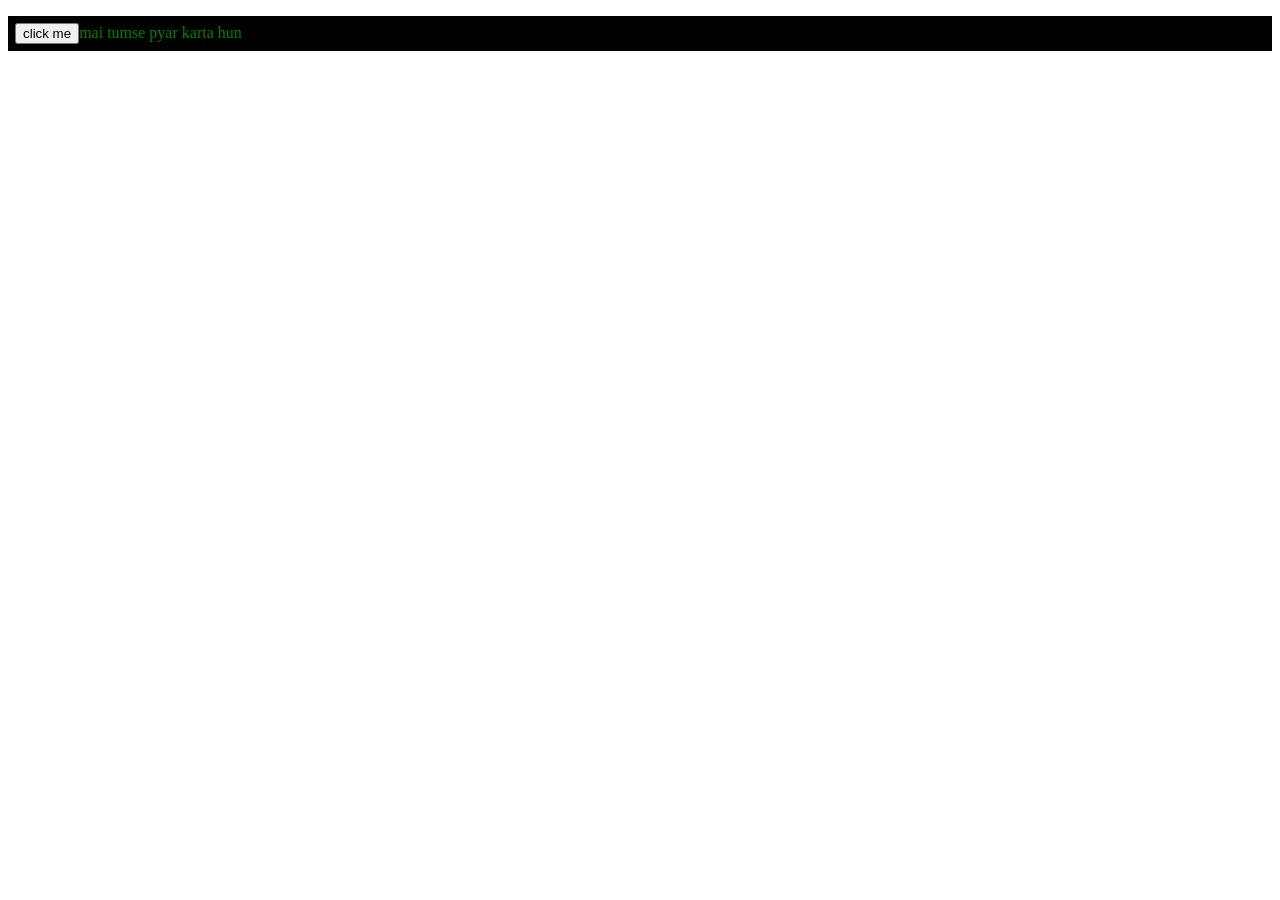
<file: DOM/index.html>
<!doctype html>
<html lang="en">
  <head>
    <meta charset="UTF-8" />
    <meta name="viewport" content="width=device-width, initial-scale=1.0" />
    <title>Document</title>
    <link rel="stylesheet" href="style.css" />
  </head>
  <body>
    <!-- <h1>Hello</h1>
    <p>Lorem ipsum dolor sit amet consectetur adipisicing elit. Cumque sequi reiciendis molestiae soluta odit esse similique, sed, mollitia nulla cum sit est totam, expedita a doloribus. Adipisci assumenda voluptatem tempore.</p> -->

    <!-- <p></p>
    <button>On</button>
    <button class="offbutton">Off</button> -->


    <!-- ====================================== -->

    <!-- <div>
      <p>para1</p>
      <p>para2</p>
      <p>para3</p>
    </div> -->
    
    <script src="script.js"></script>
  </body>
</html>
</file>
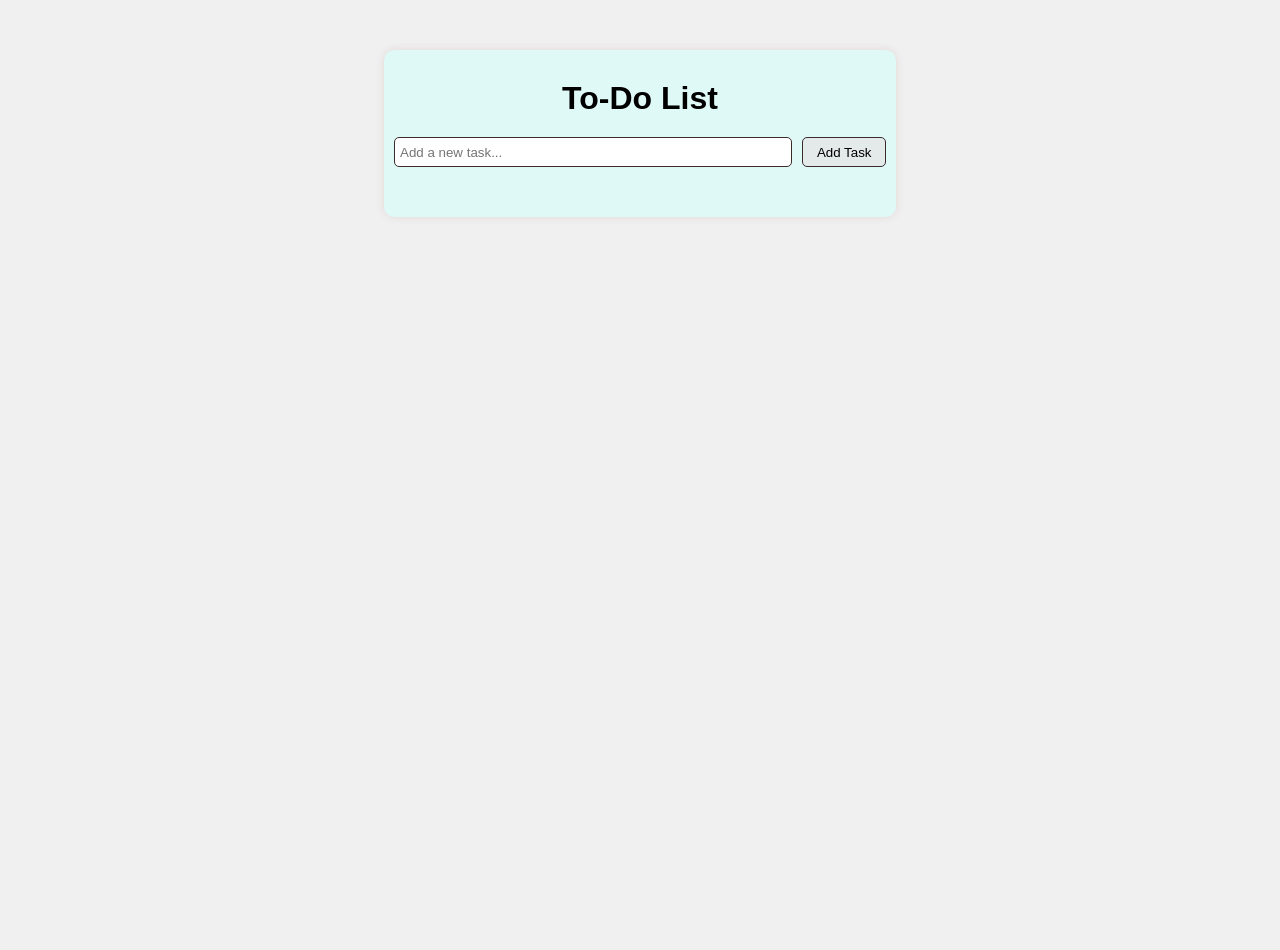
<file: Asynchronous/tudo_list/index.html>
<!doctype html>
<html lang="en">
  <head>
    <meta charset="UTF-8" />
    <meta name="viewport" content="width=device-width, initial-scale=1.0" />
    <title>To-Do List</title>
    <link rel="stylesheet" href="style.css" />
  </head>
  <body>
    <div class="container">
      <h1 class="heading">To-Do List</h1>
      <div class="addContainer">
        <input type="text" id="taskInput" placeholder="Add a new task..." />
        <button id="addTaskButton">Add Task</button>
      </div>
      <div class="listContainer"></div>
    </div>

    <script src="script.js"></script>
  </body>
</html>
</file>
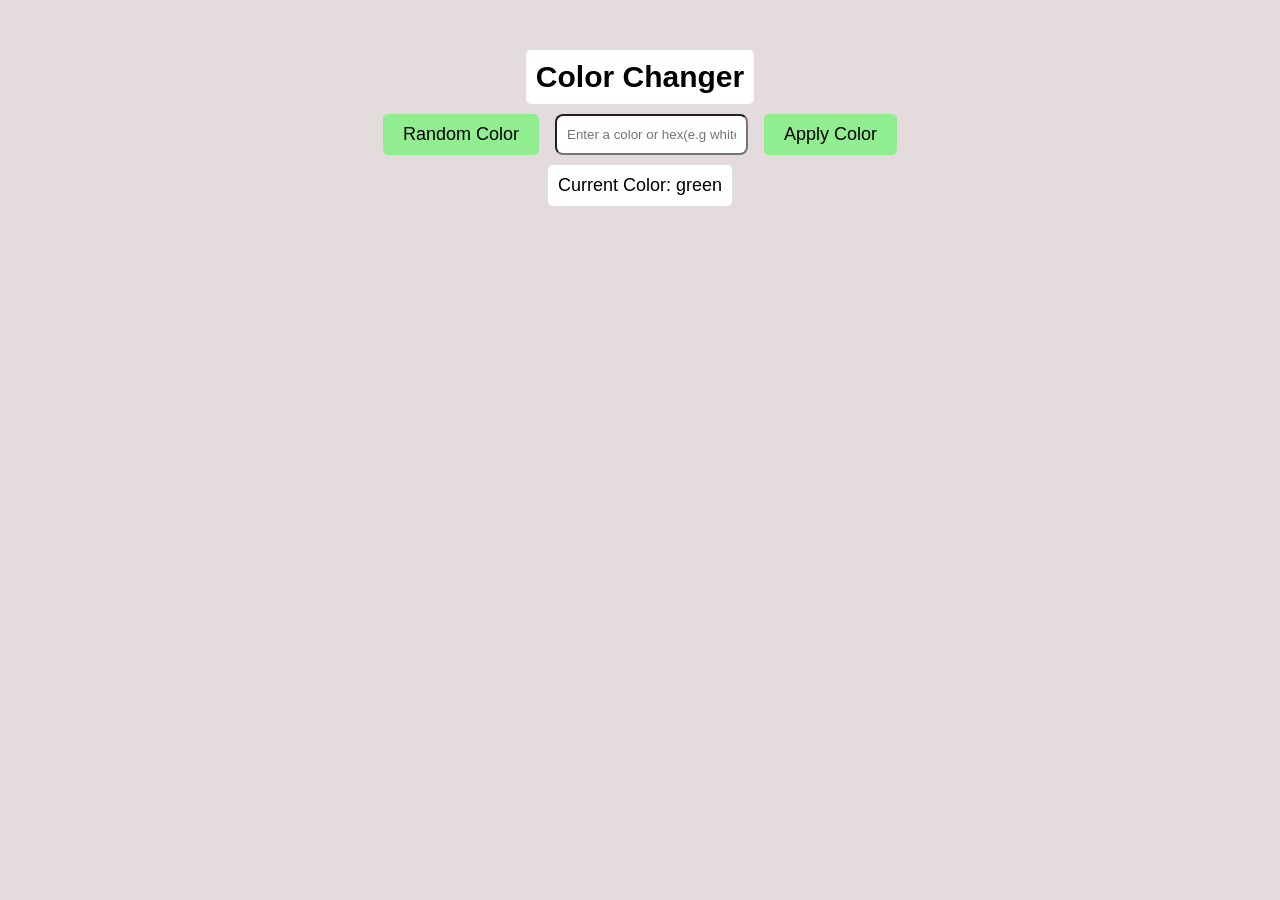
<file: mini_project/color_switcher/index.html>
<!doctype html>
<html lang="en">
  <head>
    <meta charset="UTF-8" />
    <meta name="viewport" content="width=device-width, initial-scale=1.0" />
    <title>Color Switcher</title>
    <link rel="stylesheet" href="style.css" />
  </head>
  <body>
    <div class="contianer">
      <h1 class="heading">Color Changer</h1>
      <div class="inputBtnContianer">
        <button class="randombtn" type="button">Random Color</button>
        <input
          type="text"
          placeholder="Enter a color or hex(e.g white or #fffff)"
          id="inputbtn"
        />
        <button class="applybtn" type="button">Apply Color</button>
      </div>
      <p class="currntcolor">
        Current Color: <span class="currntcolorvalue">green</span>
      </p>
    </div>

    <script src="script.js"></script>
  </body>
</html>
</file>
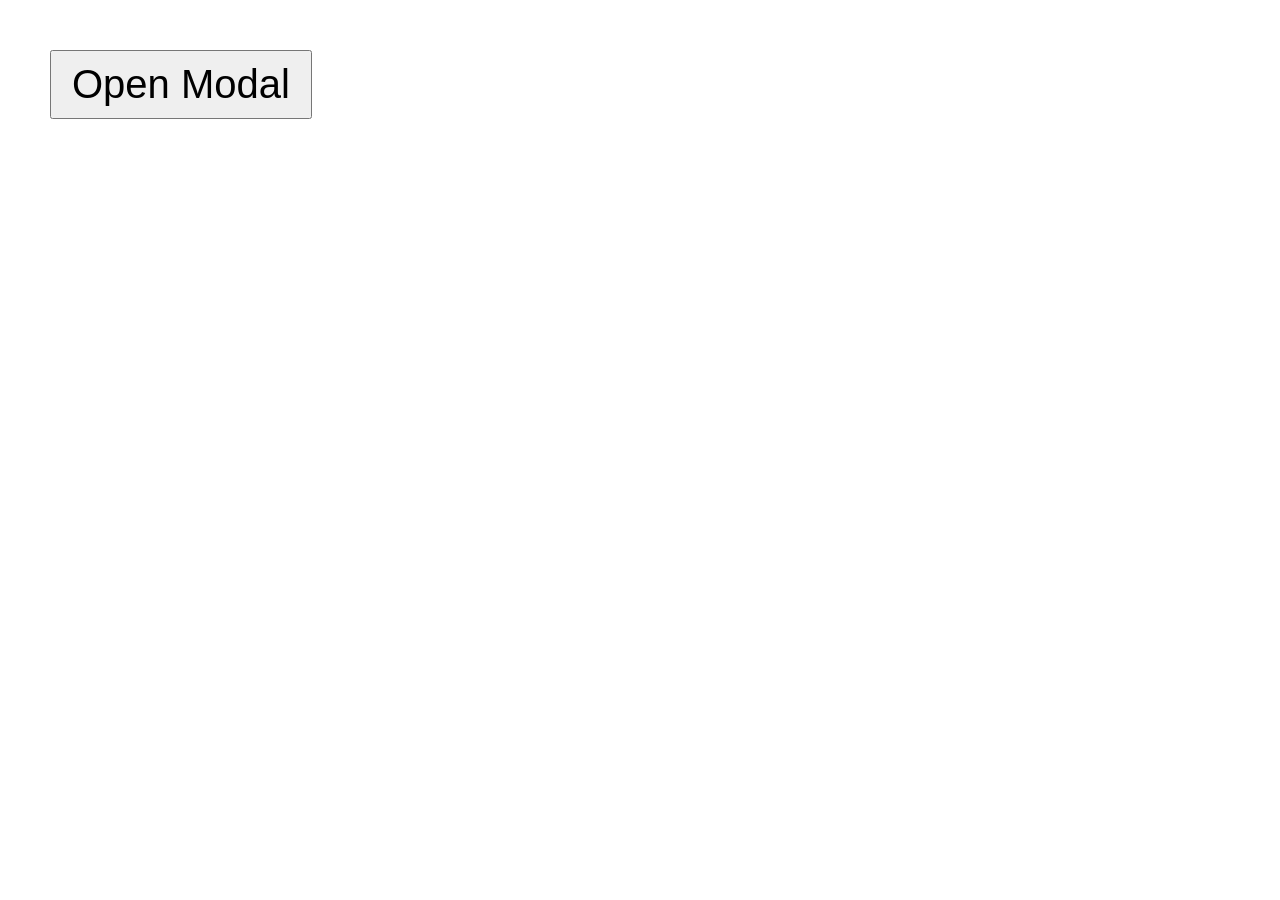
<file: mini_project/modal/index.html>
<!doctype html>
<html lang="en">
  <head>
    <meta charset="UTF-8" />
    <meta name="viewport" content="width=device-width, initial-scale=1.0" />
    <title>Modal</title>
    <link rel="stylesheet" href="style.css" />
  </head>
  <body>
    <button class="btn">Open Modal</button>

    <div class="modalContainer">
      <div class="modelContent">
        <h1>Welcome to the Modal</h1>
        <p>This is a simple modal example.</p>
      </div>
    </div>
    <script src="script.js"></script>
  </body>
</html>
</file>
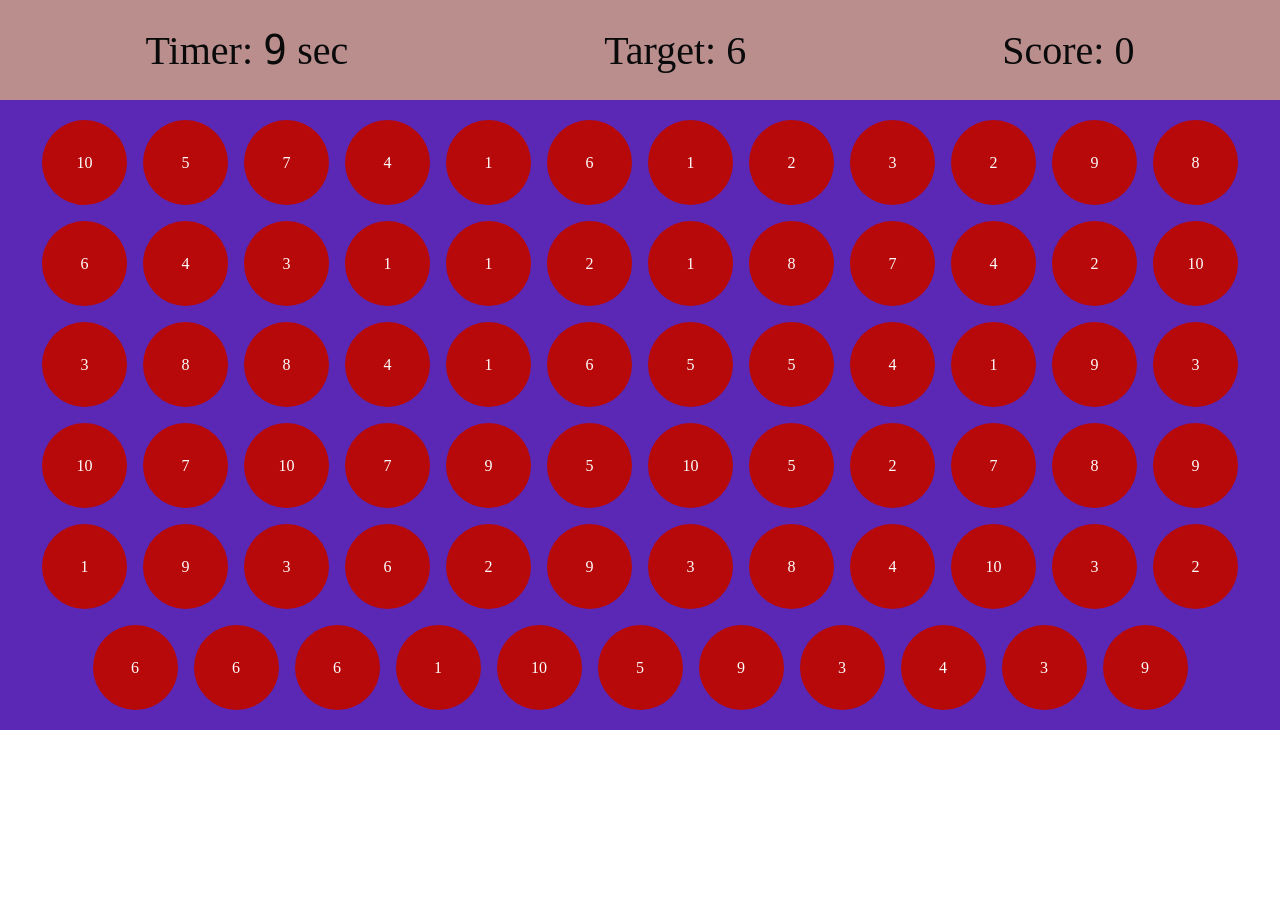
<file: mini_project/Number_shooter/index.html>
<!doctype html>
<html lang="en">
  <head>
    <title>Number Shooter</title>
    <link rel="stylesheet" href="style.css" />
  </head>
  <body>
    <header>
      <div>Timer: <samp class="timerValue">10</samp> sec</div>
      <div>Target: <span class="targetValue">10</span></div>
      <div>Score: <span class="scoreValue">0</span></div>
    </header>

    <div class="numberContainer">
      <div class="circle">1</div>
      <div class="circle">2</div>
      <div class="circle">3</div>
      
    </div>
    <script src="script.js"></script>
  </body>
</html>
</file>
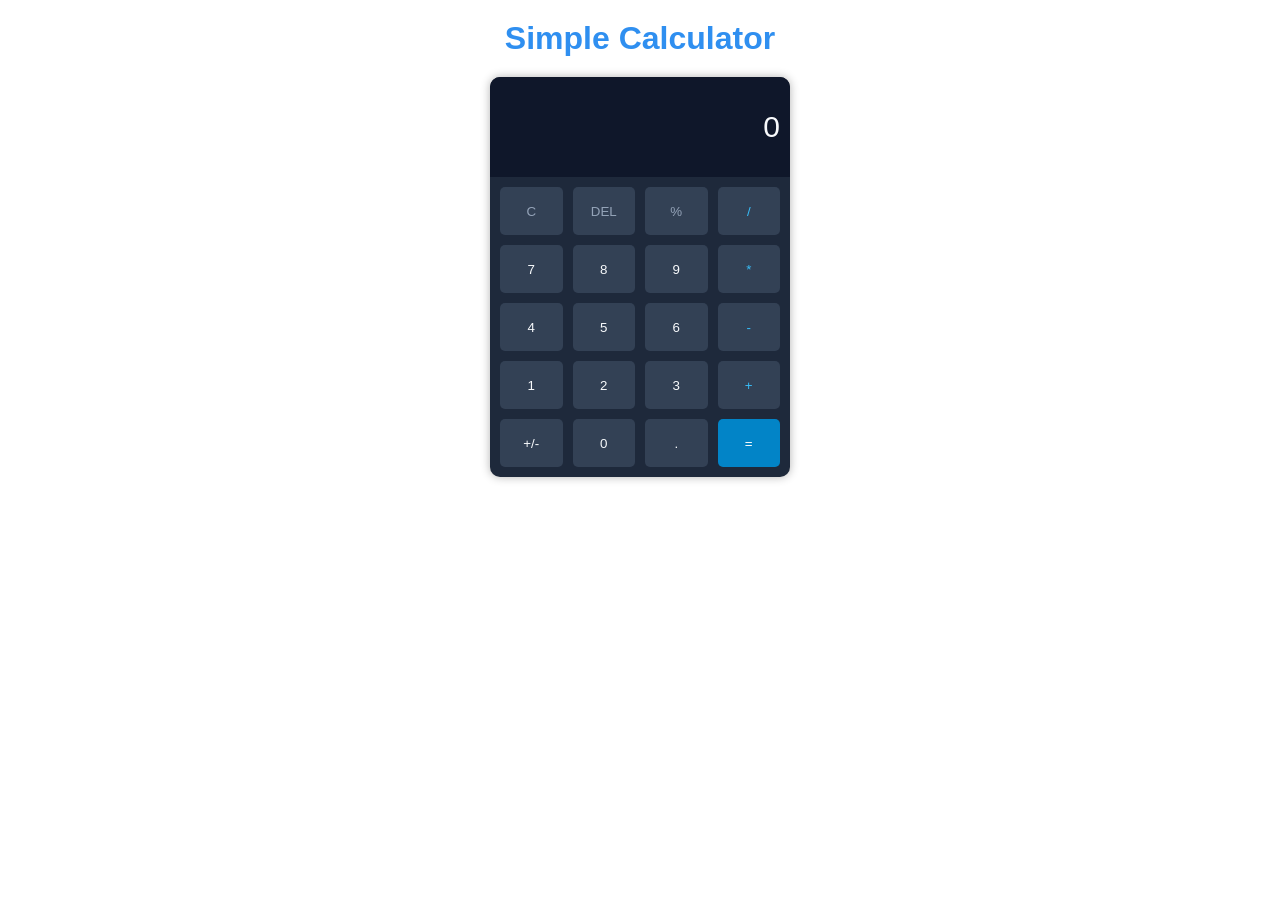
<file: mini_project/simple_calculator/index.html>
<!doctype html>
<html lang="en">
  <head>
    <meta charset="UTF-8" />
    <meta name="viewport" content="width=device-width, initial-scale=1.0" />
    <title>Calculator</title>
    <link rel="stylesheet" href="style.css" />
  </head>
  <body>
    <h1>Simple Calculator</h1>
    <div class="calculator">
      <div class="display">0</div>
      <div class="buttonsContainer">
        <!-- Row 1: Actions & Top Level Operators -->
        <button class="btn-action" onclick="clearDisplay()">C</button>
        <button class="btn-action" onclick="deleteLast()">DEL</button>
        <button class="btn-action" onclick="appendValue('%')">%</button>
        <button class="btn-operator" onclick="appendValue('/')">/</button>

        <!-- Row 2: Numbers 7-9 & Multiply -->
        <button class="btn-number" onclick="appendValue('7')">7</button>
        <button class="btn-number" onclick="appendValue('8')">8</button>
        <button class="btn-number" onclick="appendValue('9')">9</button>
        <button class="btn-operator" onclick="appendValue('*')">*</button>

        <!-- Row 3: Numbers 4-6 & Subtract -->
        <button class="btn-number" onclick="appendValue('4')">4</button>
        <button class="btn-number" onclick="appendValue('5')">5</button>
        <button class="btn-number" onclick="appendValue('6')">6</button>
        <button class="btn-operator" onclick="appendValue('-')">-</button>

        <!-- Row 4: Numbers 1-3 & Add -->
        <button class="btn-number" onclick="appendValue('1')">1</button>
        <button class="btn-number" onclick="appendValue('2')">2</button>
        <button class="btn-number" onclick="appendValue('3')">3</button>
        <button class="btn-operator" onclick="appendValue('+')">+</button>

        <!-- Row 5: Utility, 0, Dot & Equal -->
        <button class="btn-number" onclick="appendValue('+/-')">+/-</button>
        <button class="btn-number" onclick="appendValue('0')">0</button>
        <button class="btn-number" onclick="appendValue('.')">.</button>
        <button class="btn-equal" onclick="calculate()">=</button>
      </div>
    </div>
    <script src="script.js"></script>
  </body>
</html>
</file>
<file: DOM/style.css>
/* h1 {
  background-color: black;
  color: blue;
}
p{
  color: aqua;
  background-color: black;
} */

/* p {
  background-color: red;
  width: 100px;
  height: 100px;
  border: 5px solid blue;
  scale: 0.5;
  transition: all linear 0.5s;
} */

/* =========================================
*/

div {
  background: red;
  padding: 20px;
}
p {
  border: 2px solid black;
  padding: 5px;
}
</file>
<file: Asynchronous/tudo_list/style.css>
* {
  margin: 0;
  padding: 0;
  box-sizing: border-box;
  font-family: "Poppins", sans-serif;
}
html,
body {
  width: 100%;
  height: 100%;
  background-color: #f0f0f0;
}
.container {
  width: 100%;
  max-width: 32rem;
  background-color: rgb(223, 249, 247);
  text-align: center;
  margin: 50px auto;
  box-shadow: 0 0 10px rgba(127, 8, 8, 0.1);
  border-radius: 10px;
  padding: 30px 10px;
  display: flex;
  flex-direction: column;
  align-items: center;
  gap: 10px;
}

.addContainer {
  display: flex;
  gap: 10px;
  width: 100%;
}
.addContainer > input {
  width: 100%;
  padding: 5px;
  margin: 10px 0px;
  text-align: start;
  border: 1px solid #3c2b2b;
  border-radius: 5px;
}
.addContainer > button {
  width: 20%;
  padding: 5px 10px;
  margin: 10px 0px;
  height: 30px;
  border: 1px solid #3c2b2b;
  border-radius: 5px;
  background-color: #e4e9ea;
  transition: all linear 0.3s;
}
.addContainer > button:active {
  background-color: #3c2b2b;
  color: white;
  scale: 0.9;
}
.listContainer {
  width: 100%;
}

.listContainer .list {
  display: flex;
  align-items: center;
  width: 100%;
  justify-content: space-between;
  border-radius: 5px;
  border: 1px solid #644242;
  padding: 5px;
  background-color: #dbf0f5;
  margin-bottom: 5px;
}

.listContainer .list .deleteButton {
  background-color: #3c2b2b;
  color: white;
  border: none;
  padding: 5px 10px;
  border-radius: 5px;
  transition: all linear 0.3s;
}
.listContainer .list .deleteButton:active {
  background-color: #e4e9ea;
  color: #3c2b2b;
  scale: 0.9;
}

.listContainer .list .saveBtn{
  display: none;
}
.listContainer .list #editInput{
  display: none;
}
</file>
<file: mini_project/color_switcher/style.css>
* {
  padding: 0;
  margin: 0;
  box-sizing: border-box;
  font-family: sans-serif;
}
html,
body {
  width: 100%;
  height: 100%;
}

.contianer {
  background-color: rgb(228, 220, 220);
  height: 100vh;
  display: flex;
  flex-direction: column;
  align-items: center;
  padding: 50px;
}
.inputBtnContianer {
  margin: 10px 0;
  display: flex;
  gap: 1rem;
}
.heading {
  background-color: white;
  width: fit-content;
  padding: 10px;
  border-radius: 5px;
  font-size: 30px;
}
button {
  background-color: lightgreen;
  border: none;
  padding: 10px 20px;
  font-size: 18px;
  border-radius: 5px;
  transition: all linear 0.2s;
}
button:active {
  scale: 0.9;
}

#inputbtn {
  padding: 0 10px;
  border-radius: 8px;
}
.currntcolor {
  font-size: 18px;
  background-color: white;
  padding: 10px;
  border-radius: 5px;
}
</file>
<file: mini_project/modal/style.css>
* {
  padding: 0;
  margin: 0;
  box-sizing: border-box;
}
html,
body {
  height: 100%;
  width: 100%;
}
.btn {
  margin: 50px;
  padding: 10px 20px;
  font-size: 40px;
}

.modalContainer {
  width: 100vw;
  height: 100vh;
  background-color: rgba(0, 0, 0, 0.5);
  position: absolute;
  top: 0;
  left: 0;
  padding: 20%;
  display: none;
}

.modelContent {
  width: 70%;
  height: 100%;
  background-color: white;
  padding: 20px;
}
</file>
<file: mini_project/Number_shooter/style.css>
* {
  padding: 0;
  margin: 0;
  box-sizing: border-box;
}
.html,
body {
  width: 100%;
  height: 100%;
}

header {
  width: 100%;
  height: 100px;
  background-color: #bb8e8e;
  color: #0a0a0a;
  display: flex;
  justify-content: center;
  align-items: center;
  font-size: 40px;
  gap: 20%;
 
}
.numberContainer {
  display: flex;
  padding: 20px;
  flex-wrap: wrap;
  justify-content: center;
  align-items: center;
  background-color: #5b27b5;
  gap: 1rem;
  
}
.circle {
  width: 85px;
  height: 85px;
  padding: 10px;
  border-radius: 100%;
  background-color: #b70909;
  color: #fff;
  display: grid;
  place-content: center;
  cursor: pointer;
}
</file>
<file: mini_project/simple_calculator/style.css>
* {
  margin: 0;
  padding: 0;
  box-sizing: border-box;
  font-family: "Poppins", sans-serif;
}
html,
body {
  width: 100%;
  height: 100%;
}

h1 {
  text-align: center;
  margin: 20px 0;
  color: #2f8ff0;
}
.calculator {
  background-color: #1e293b;
  width: 300px;
  height: 400px;
  margin: 0 auto;
  border-radius: 10px;
  box-shadow: 0 0 10px rgba(0, 0, 0, 0.3);
}
.display {
  width: 100%;
  height: 100px;
  background-color: #0f172a;
  border-radius: 10px 10px 0 0;
  display: flex;
  justify-content: right;
  align-items: center;
  text-align: right;
  padding: 10px;
  font-size: 30px;
  color: #f8fafc;
}

.buttonsContainer {
  display: grid;
  grid-template-columns: repeat(4, 1fr);
  grid-gap: 10px;
  padding: 10px;
  font-size: 20px;
  height: 75%;
  width: 100%;
}
.buttonsContainer button {
  background-color: #334155;
  color: #f8fafc;
  border: none;
  border-radius: 5px;
  cursor: pointer;
  transition: all 0.3s ease;
}
.buttonsContainer button:hover {
  background-color: #41556e;
}
/* 1. Top row buttons (C, DEL, %) ke liye soft grey text color */
.buttonsContainer button:nth-child(1),
.buttonsContainer button:nth-child(2),
.buttonsContainer button:nth-child(3) {
  color: #94a3b8;
}

/* 2. Side operators (/, *, -, +) ke liye soft blue text color */
.buttonsContainer button:nth-child(4),
.buttonsContainer button:nth-child(8),
.buttonsContainer button:nth-child(12),
.buttonsContainer button:nth-child(16) {
  color: #38bdf8;
}

/* 3. Equal (=) button ko highlight karne ke liye sky blue background */
.buttonsContainer button:nth-child(20) {
  background-color: #0284c7;
  color: #ffffff;
}
.buttonsContainer button:nth-child(20):hover {
  background-color: #0369a1;
}
</file>
